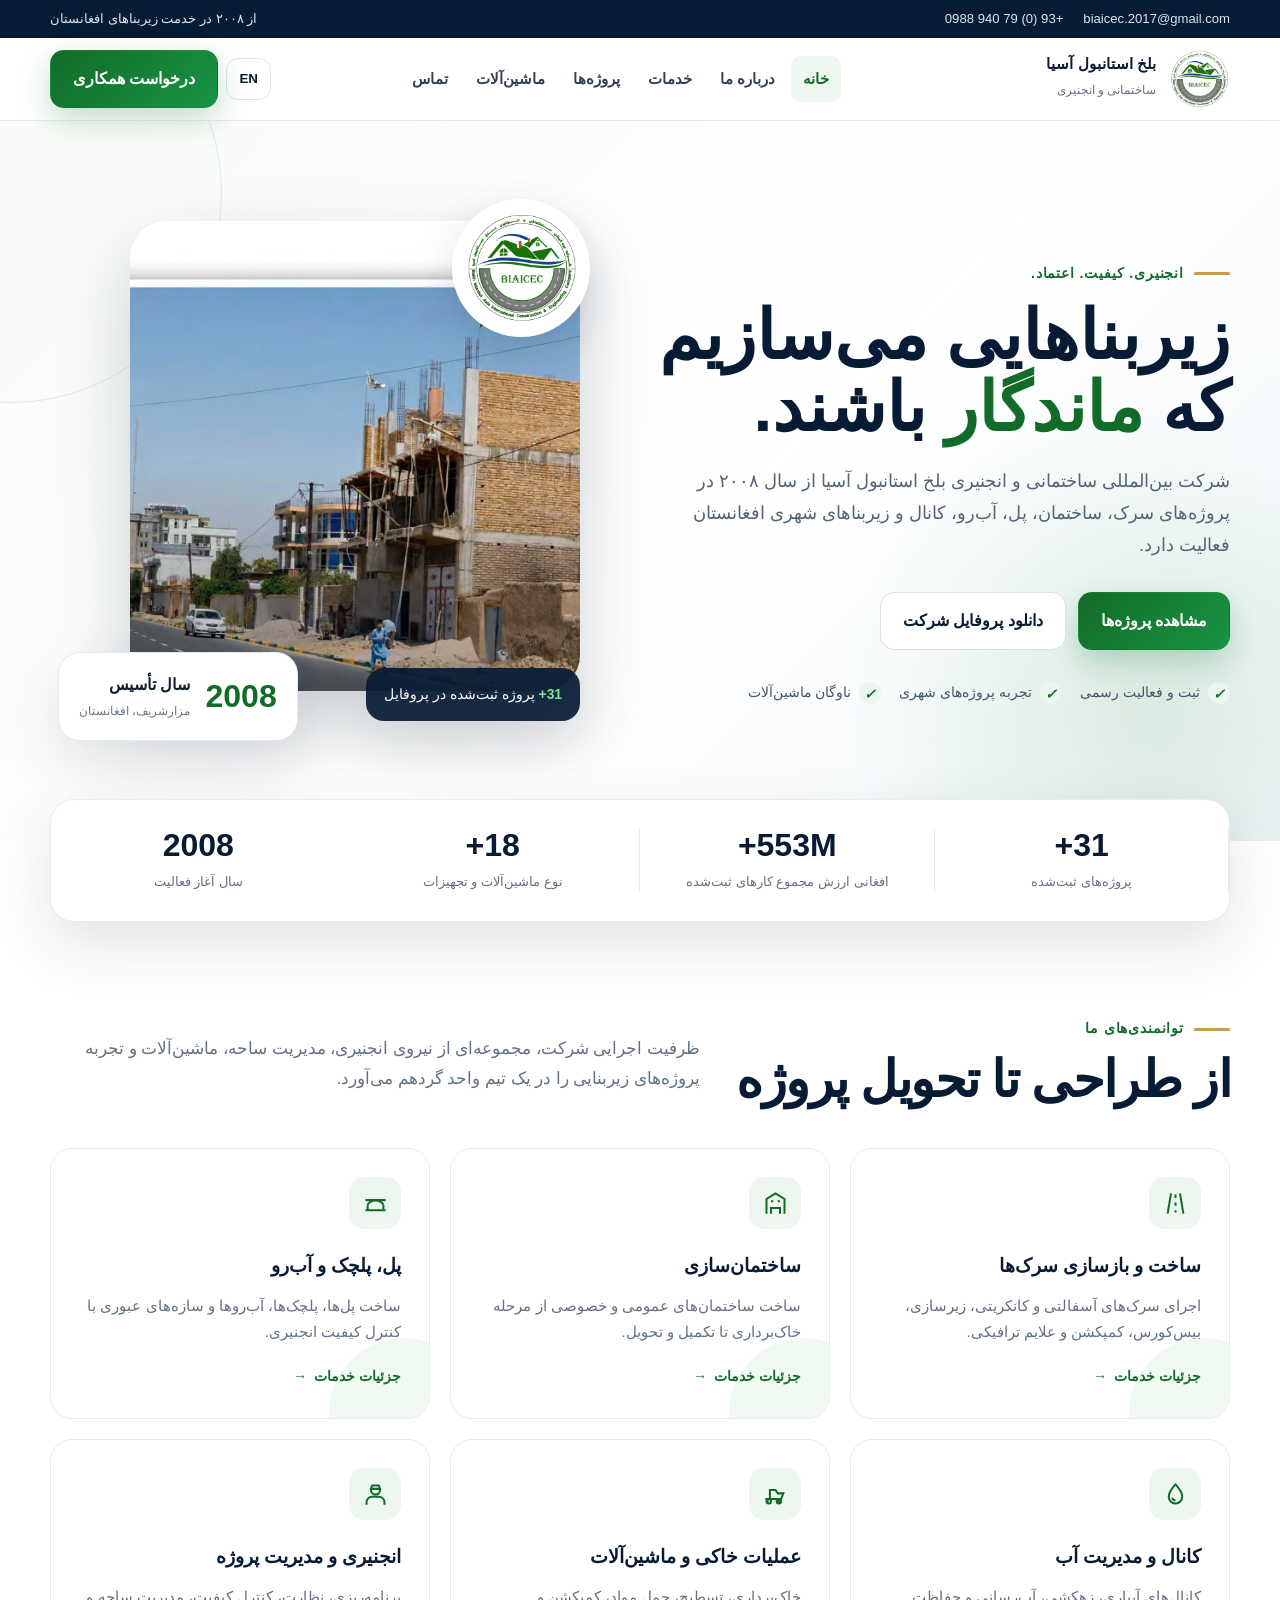
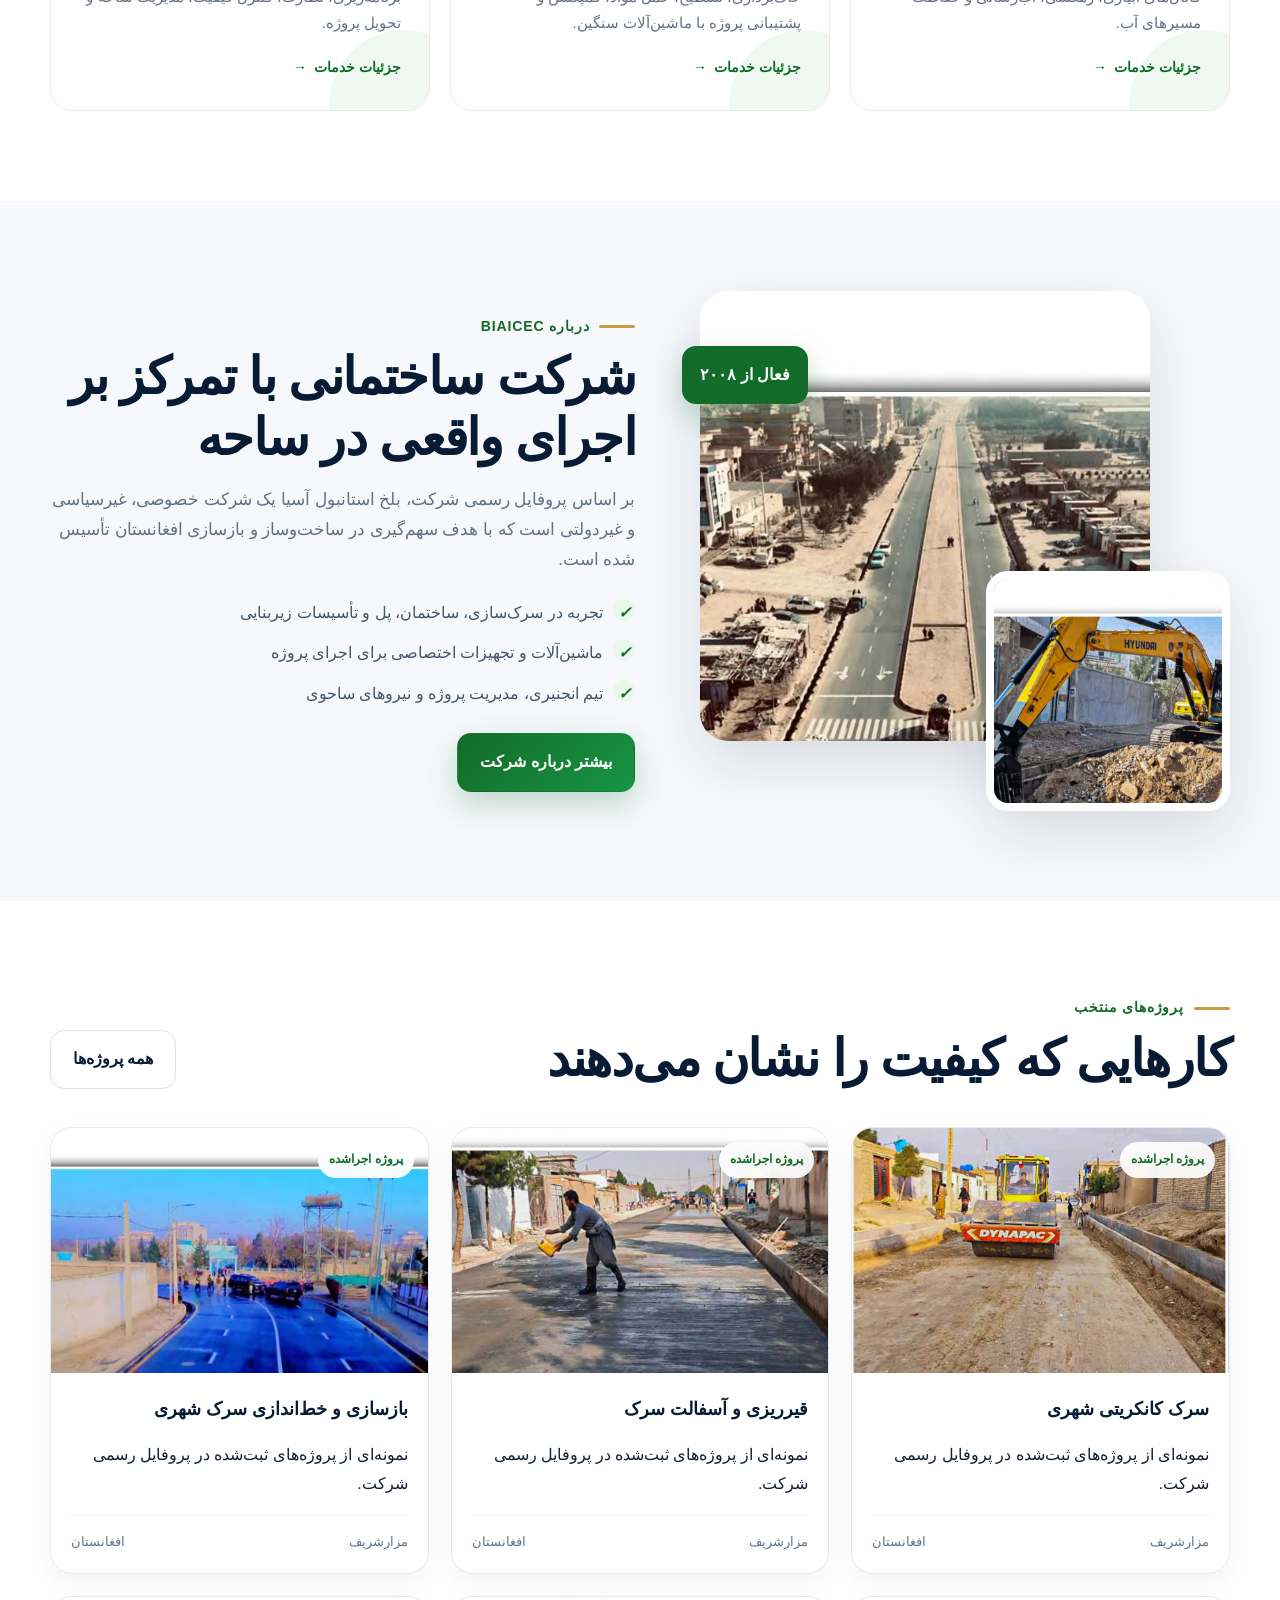
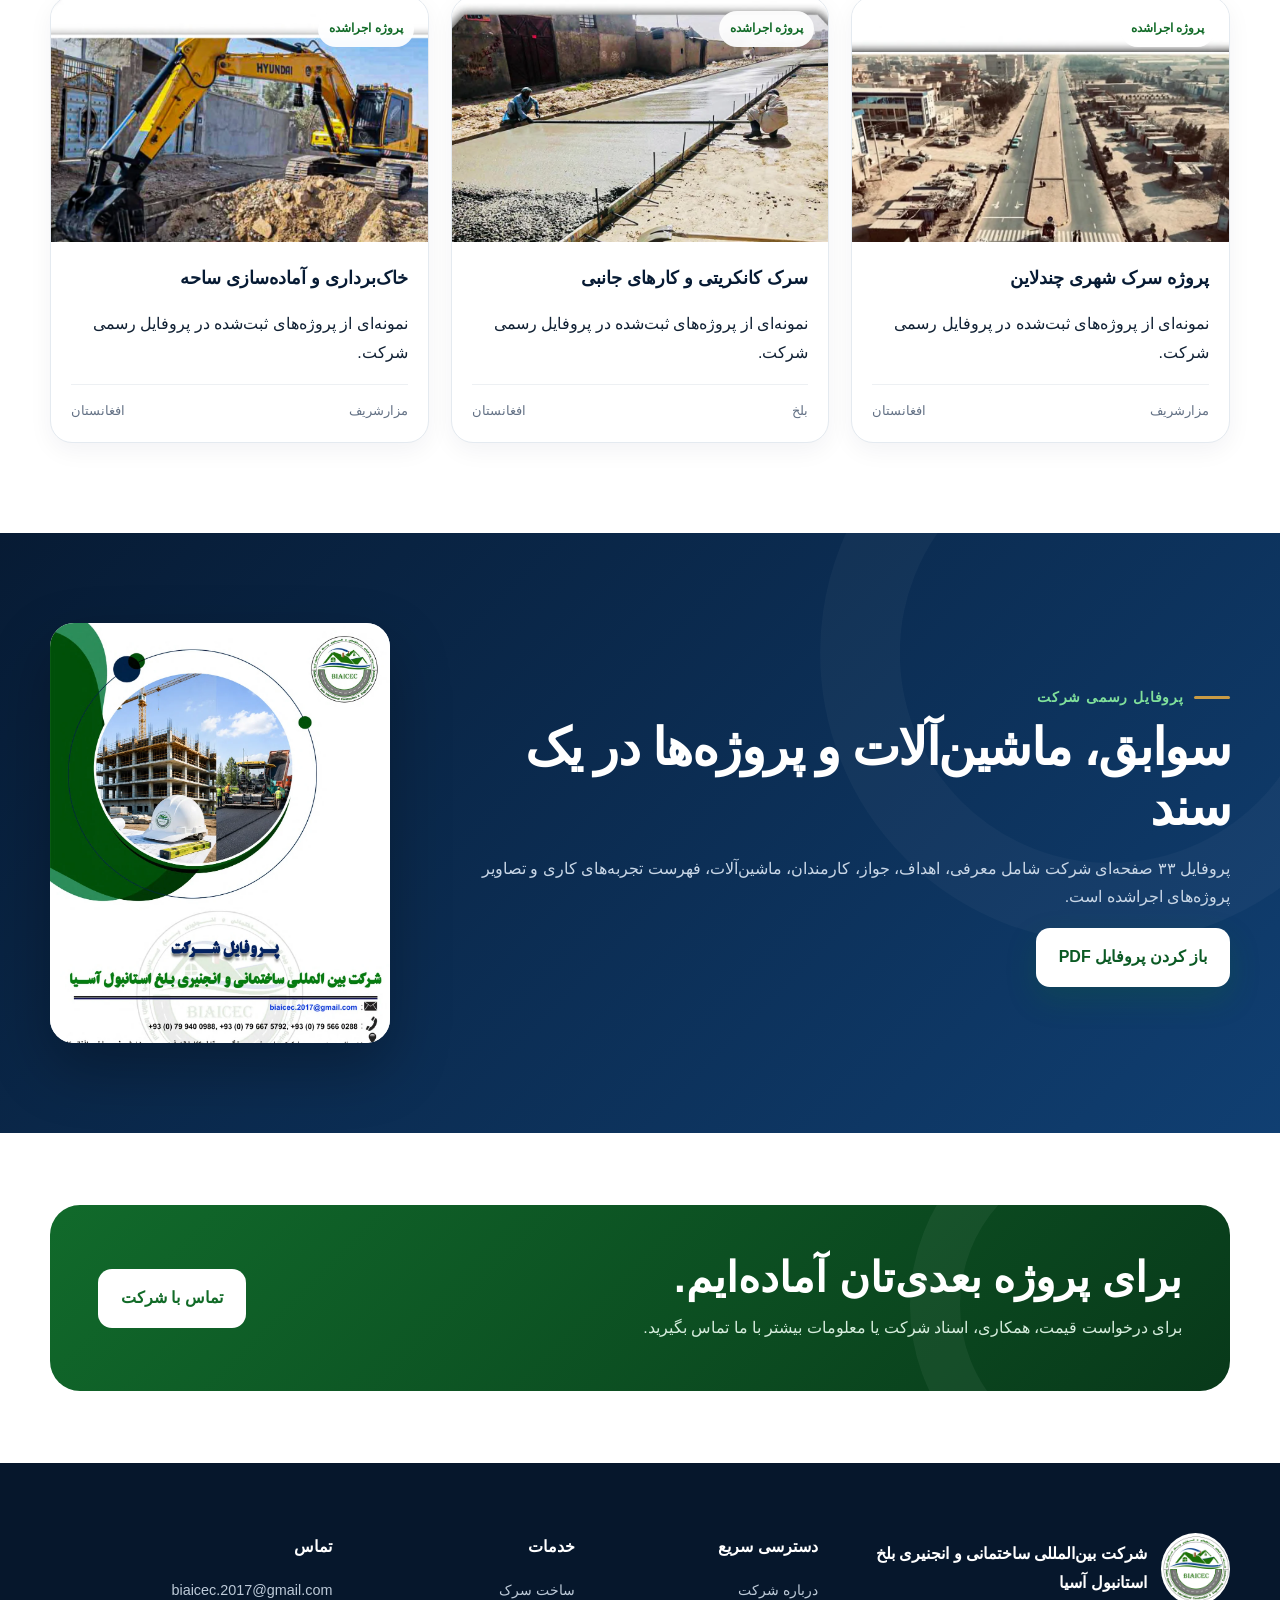
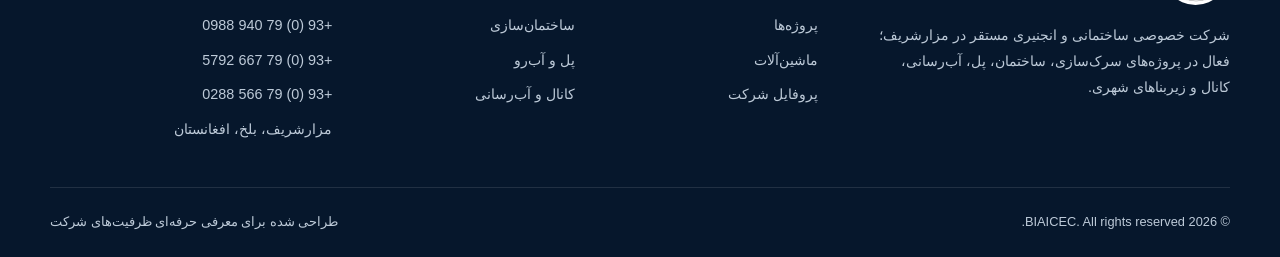
<file: index.html>
<!doctype html><html lang="fa"><head><meta charset="utf-8"><meta name="viewport" content="width=device-width,initial-scale=1"><title>BIAICEC | بلخ استانبول آسیا</title><meta name="description" content="BIAICEC - Construction & Engineering"><meta name="theme-color" content="#0b4d1d"><link rel="icon" href="assets/images/logo.webp"><link rel="stylesheet" href="assets/css/style.css"></head><body dir="rtl"><div class="topbar"><div class="container topbar-inner"><div class="topbar-list"><a href="mailto:biaicec.2017@gmail.com">biaicec.2017@gmail.com</a><a href="tel:+93799400988">+93 (0) 79 940 0988</a></div><div data-fa="از ۲۰۰۸ در خدمت زیربناهای افغانستان" data-en="Building Afghanistan's infrastructure since 2008">از ۲۰۰۸ در خدمت زیربناهای افغانستان</div></div></div>
<header class="site-header"><div class="container navbar"><a class="brand" href="index.html"><img src="assets/images/logo.webp" alt="BIAICEC logo"><div class="brand-text"><strong data-fa="بلخ استانبول آسیا" data-en="Balkh Istanbul Asia">بلخ استانبول آسیا</strong><span data-fa="ساختمانی و انجنیری" data-en="Construction & Engineering">ساختمانی و انجنیری</span></div></a><nav class="nav-links"><a data-nav href="index.html" data-fa="خانه" data-en="Home">خانه</a><a data-nav href="about.html" data-fa="درباره ما" data-en="About">درباره ما</a><a data-nav href="services.html" data-fa="خدمات" data-en="Services">خدمات</a><a data-nav href="projects.html" data-fa="پروژه‌ها" data-en="Projects">پروژه‌ها</a><a data-nav href="equipment.html" data-fa="ماشین‌آلات" data-en="Equipment">ماشین‌آلات</a><a data-nav href="contact.html" data-fa="تماس" data-en="Contact">تماس</a></nav><div class="nav-actions"><button id="langBtn" class="icon-btn desktop-only">EN</button><a class="button button--primary desktop-only" href="contact.html" data-fa="درخواست همکاری" data-en="Work With Us">درخواست همکاری</a><button id="menuBtn" class="icon-btn menu-btn" aria-label="Menu">☰</button></div></div></header>
<div id="mobilePanel" class="mobile-panel"><a href="index.html" data-fa="خانه" data-en="Home">خانه</a><a href="about.html" data-fa="درباره ما" data-en="About">درباره ما</a><a href="services.html" data-fa="خدمات" data-en="Services">خدمات</a><a href="projects.html" data-fa="پروژه‌ها" data-en="Projects">پروژه‌ها</a><a href="equipment.html" data-fa="ماشین‌آلات" data-en="Equipment">ماشین‌آلات</a><a href="contact.html" data-fa="تماس" data-en="Contact">تماس</a><div class="mobile-actions"><button id="mobileLang" class="icon-btn">English</button><a class="button button--primary" href="contact.html" data-fa="درخواست همکاری" data-en="Work With Us">درخواست همکاری</a></div></div><main><section class="hero"><div class="container hero-grid"><div class="hero-copy reveal"><span class="eyebrow" data-fa="انجنیری. کیفیت. اعتماد." data-en="Engineering. Quality. Trust.">انجنیری. کیفیت. اعتماد.</span><h1 data-fa="زیربناهایی می‌سازیم که <em>ماندگار</em> باشند." data-en="We build infrastructure designed to <em>last</em>." data-html="1">زیربناهایی می‌سازیم که <em>ماندگار</em> باشند.</h1><p data-fa="شرکت بین‌المللی ساختمانی و انجنیری بلخ استانبول آسیا از سال ۲۰۰۸ در پروژه‌های سرک، ساختمان، پل، آب‌رو، کانال و زیربناهای شهری افغانستان فعالیت دارد." data-en="Balkh Istanbul Asia International Construction & Engineering Company has delivered road, building, bridge, culvert, canal and urban infrastructure works in Afghanistan since 2008.">شرکت بین‌المللی ساختمانی و انجنیری بلخ استانبول آسیا از سال ۲۰۰۸ در پروژه‌های سرک، ساختمان، پل، آب‌رو، کانال و زیربناهای شهری افغانستان فعالیت دارد.</p><div class="hero-actions"><a class="button button--primary" href="projects.html" data-fa="مشاهده پروژه‌ها" data-en="View Projects">مشاهده پروژه‌ها</a><a class="button button--ghost" href="assets/docs/BIAICEC-Company-Profile-Dari.pdf" target="_blank" data-fa="دانلود پروفایل شرکت" data-en="Download Company Profile">دانلود پروفایل شرکت</a></div><div class="trust-row"><span class="trust-item"><i class="check">✓</i><span data-fa="ثبت و فعالیت رسمی" data-en="Officially registered">ثبت و فعالیت رسمی</span></span><span class="trust-item"><i class="check">✓</i><span data-fa="تجربه پروژه‌های شهری" data-en="Urban infrastructure experience">تجربه پروژه‌های شهری</span></span><span class="trust-item"><i class="check">✓</i><span data-fa="ناوگان ماشین‌آلات" data-en="Heavy-equipment fleet">ناوگان ماشین‌آلات</span></span></div></div><div class="hero-media reveal"><div class="hero-card-main"><img src="assets/images/city-road.webp" alt="BIAICEC road project"></div><div class="hero-logo"><img src="assets/images/logo.webp" alt="BIAICEC"></div><div class="hero-badge"><span class="num">2008</span><div><strong data-fa="سال تأسیس" data-en="Established">سال تأسیس</strong><div style="font-size:.78rem;color:#69798a" data-fa="مزارشریف، افغانستان" data-en="Mazar-e-Sharif, Afghanistan">مزارشریف، افغانستان</div></div></div><div class="hero-float"><strong>31+</strong> <span data-fa="پروژه ثبت‌شده در پروفایل" data-en="projects documented in profile">پروژه ثبت‌شده در پروفایل</span></div></div></div></section>
<section class="stats"><div class="container stats-grid"><div class="stat"><span class="stat-number" data-count="31" data-suffix="+">31+</span><div class="stat-label" data-fa="پروژه‌های ثبت‌شده" data-en="Documented projects">پروژه‌های ثبت‌شده</div></div><div class="stat"><span class="stat-number" data-count="553" data-suffix="M+">553M+</span><div class="stat-label" data-fa="افغانی ارزش مجموع کارهای ثبت‌شده" data-en="AFN documented construction value">افغانی ارزش مجموع کارهای ثبت‌شده</div></div><div class="stat"><span class="stat-number" data-count="18" data-suffix="+">18+</span><div class="stat-label" data-fa="نوع ماشین‌آلات و تجهیزات" data-en="equipment categories">نوع ماشین‌آلات و تجهیزات</div></div><div class="stat"><span class="stat-number">2008</span><div class="stat-label" data-fa="سال آغاز فعالیت" data-en="year established">سال آغاز فعالیت</div></div></div></section>
<section class="section"><div class="container"><div class="section-head reveal"><div><span class="eyebrow" data-fa="توانمندی‌های ما" data-en="Our Capabilities">توانمندی‌های ما</span><h2 class="section-title" data-fa="از طراحی تا تحویل پروژه" data-en="From planning to project handover">از طراحی تا تحویل پروژه</h2></div><p class="section-copy" data-fa="ظرفیت اجرایی شرکت، مجموعه‌ای از نیروی انجنیری، مدیریت ساحه، ماشین‌آلات و تجربه پروژه‌های زیربنایی را در یک تیم واحد گردهم می‌آورد." data-en="Our delivery model combines engineering, site management, equipment capacity and infrastructure experience in one integrated team.">ظرفیت اجرایی شرکت، مجموعه‌ای از نیروی انجنیری، مدیریت ساحه، ماشین‌آلات و تجربه پروژه‌های زیربنایی را در یک تیم واحد گردهم می‌آورد.</p></div><div class="service-grid"><article class="service-card reveal"><div class="service-icon"><svg viewBox="0 0 24 24" fill="none" stroke="currentColor" stroke-width="1.8"><path d="M8 3 5 21M16 3l3 18M12 4v3m0 4v3m0 4v2"/></svg></div><h3 data-fa="ساخت و بازسازی سرک‌ها" data-en="Road Construction & Rehabilitation">ساخت و بازسازی سرک‌ها</h3><p data-fa="اجرای سرک‌های آسفالتی و کانکریتی، زیرسازی، بیس‌کورس، کمپکشن و علایم ترافیکی." data-en="Asphalt and concrete roads, subgrade, base course, compaction and road finishing.">اجرای سرک‌های آسفالتی و کانکریتی، زیرسازی، بیس‌کورس، کمپکشن و علایم ترافیکی.</p><a class="service-link" href="services.html"><span data-fa="جزئیات خدمات" data-en="Explore service">جزئیات خدمات</span> →</a></article><article class="service-card reveal"><div class="service-icon"><svg viewBox="0 0 24 24" fill="none" stroke="currentColor" stroke-width="1.8"><path d="M4 21V8l8-5 8 5v13M8 21v-5h8v5M8 10h2m4 0h2"/></svg></div><h3 data-fa="ساختمان‌سازی" data-en="Building Construction">ساختمان‌سازی</h3><p data-fa="ساخت ساختمان‌های عمومی و خصوصی از مرحله خاک‌برداری تا تکمیل و تحویل." data-en="Public and private building works from excavation through completion and handover.">ساخت ساختمان‌های عمومی و خصوصی از مرحله خاک‌برداری تا تکمیل و تحویل.</p><a class="service-link" href="services.html"><span data-fa="جزئیات خدمات" data-en="Explore service">جزئیات خدمات</span> →</a></article><article class="service-card reveal"><div class="service-icon"><svg viewBox="0 0 24 24" fill="none" stroke="currentColor" stroke-width="1.8"><path d="M3 18h18M5 18v-5m14 5v-5M5 13c3-5 11-5 14 0M3 9h18"/></svg></div><h3 data-fa="پل، پلچک و آب‌رو" data-en="Bridges, Culverts & Crossings">پل، پلچک و آب‌رو</h3><p data-fa="ساخت پل‌ها، پلچک‌ها، آب‌روها و سازه‌های عبوری با کنترل کیفیت انجنیری." data-en="Bridges, culverts and crossings delivered with engineering quality control.">ساخت پل‌ها، پلچک‌ها، آب‌روها و سازه‌های عبوری با کنترل کیفیت انجنیری.</p><a class="service-link" href="services.html"><span data-fa="جزئیات خدمات" data-en="Explore service">جزئیات خدمات</span> →</a></article><article class="service-card reveal"><div class="service-icon"><svg viewBox="0 0 24 24" fill="none" stroke="currentColor" stroke-width="1.8"><path d="M12 3S6 9.4 6 14a6 6 0 0 0 12 0c0-4.6-6-11-6-11Z"/><path d="M9 15c.6 1.5 1.6 2.2 3 2.2"/></svg></div><h3 data-fa="کانال و مدیریت آب" data-en="Canals & Water Infrastructure">کانال و مدیریت آب</h3><p data-fa="کانال‌های آبیاری، زهکشی، آب‌رسانی و حفاظت مسیرهای آب." data-en="Irrigation canals, drainage, water networks and waterway protection.">کانال‌های آبیاری، زهکشی، آب‌رسانی و حفاظت مسیرهای آب.</p><a class="service-link" href="services.html"><span data-fa="جزئیات خدمات" data-en="Explore service">جزئیات خدمات</span> →</a></article><article class="service-card reveal"><div class="service-icon"><svg viewBox="0 0 24 24" fill="none" stroke="currentColor" stroke-width="1.8"><path d="M3 16h14l2-5h-5l-2-3H7v8M5 16v3m10-3v3M6 20a2 2 0 1 0 0-4 2 2 0 0 0 0 4Zm9 0a2 2 0 1 0 0-4 2 2 0 0 0 0 4Z"/></svg></div><h3 data-fa="عملیات خاکی و ماشین‌آلات" data-en="Earthworks & Heavy Equipment">عملیات خاکی و ماشین‌آلات</h3><p data-fa="خاک‌برداری، تسطیح، حمل مواد، کمپکشن و پشتیبانی پروژه با ماشین‌آلات سنگین." data-en="Excavation, grading, hauling, compaction and heavy-equipment project support.">خاک‌برداری، تسطیح، حمل مواد، کمپکشن و پشتیبانی پروژه با ماشین‌آلات سنگین.</p><a class="service-link" href="services.html"><span data-fa="جزئیات خدمات" data-en="Explore service">جزئیات خدمات</span> →</a></article><article class="service-card reveal"><div class="service-icon"><svg viewBox="0 0 24 24" fill="none" stroke="currentColor" stroke-width="1.8"><path d="M4 21v-2a5 5 0 0 1 5-5h6a5 5 0 0 1 5 5v2M8 8a4 4 0 1 0 8 0M7 7h10M9 4h6l1 3H8l1-3Z"/></svg></div><h3 data-fa="انجنیری و مدیریت پروژه" data-en="Engineering & Project Management">انجنیری و مدیریت پروژه</h3><p data-fa="برنامه‌ریزی، نظارت، کنترل کیفیت، مدیریت ساحه و تحویل پروژه." data-en="Planning, supervision, quality control, site management and project handover.">برنامه‌ریزی، نظارت، کنترل کیفیت، مدیریت ساحه و تحویل پروژه.</p><a class="service-link" href="services.html"><span data-fa="جزئیات خدمات" data-en="Explore service">جزئیات خدمات</span> →</a></article></div></div></section>
<section class="section section--soft"><div class="container about-split"><div class="image-stack reveal"><div class="img-a"><img src="assets/images/aerial-road.webp" alt="BIAICEC road infrastructure"></div><div class="img-b"><img src="assets/images/excavation.webp" alt="BIAICEC excavation"></div><div class="est" data-fa="فعال از ۲۰۰۸" data-en="Active since 2008">فعال از ۲۰۰۸</div></div><div class="reveal"><span class="eyebrow" data-fa="درباره BIAICEC" data-en="About BIAICEC">درباره BIAICEC</span><h2 class="section-title" data-fa="شرکت ساختمانی با تمرکز بر اجرای واقعی در ساحه" data-en="A construction company focused on real site delivery">شرکت ساختمانی با تمرکز بر اجرای واقعی در ساحه</h2><p class="section-copy" data-fa="بر اساس پروفایل رسمی شرکت، بلخ استانبول آسیا یک شرکت خصوصی، غیرسیاسی و غیردولتی است که با هدف سهم‌گیری در ساخت‌وساز و بازسازی افغانستان تأسیس شده است." data-en="According to its official profile, Balkh Istanbul Asia is a private, non-political and non-governmental company established to contribute to construction and reconstruction in Afghanistan.">بر اساس پروفایل رسمی شرکت، بلخ استانبول آسیا یک شرکت خصوصی، غیرسیاسی و غیردولتی است که با هدف سهم‌گیری در ساخت‌وساز و بازسازی افغانستان تأسیس شده است.</p><div class="about-list"><div><i class="check">✓</i><span data-fa="تجربه در سرک‌سازی، ساختمان، پل و تأسیسات زیربنایی" data-en="Experience across roads, buildings, bridges and infrastructure">تجربه در سرک‌سازی، ساختمان، پل و تأسیسات زیربنایی</span></div><div><i class="check">✓</i><span data-fa="ماشین‌آلات و تجهیزات اختصاصی برای اجرای پروژه" data-en="Dedicated machinery and equipment for project delivery">ماشین‌آلات و تجهیزات اختصاصی برای اجرای پروژه</span></div><div><i class="check">✓</i><span data-fa="تیم انجنیری، مدیریت پروژه و نیروهای ساحوی" data-en="Engineering, project management and field teams">تیم انجنیری، مدیریت پروژه و نیروهای ساحوی</span></div></div><a class="button button--primary" href="about.html" data-fa="بیشتر درباره شرکت" data-en="More About Us">بیشتر درباره شرکت</a></div></div></section>
<section class="section"><div class="container"><div class="section-head reveal"><div><span class="eyebrow" data-fa="پروژه‌های منتخب" data-en="Selected Projects">پروژه‌های منتخب</span><h2 class="section-title" data-fa="کارهایی که کیفیت را نشان می‌دهند" data-en="Work that demonstrates delivery">کارهایی که کیفیت را نشان می‌دهند</h2></div><a class="button button--ghost" href="projects.html" data-fa="همه پروژه‌ها" data-en="All Projects">همه پروژه‌ها</a></div><div class="projects-grid"><article class="project-card reveal" data-category="road"><div class="project-media"><img src="assets/images/road-compaction.webp" alt="Urban Concrete Road" loading="lazy"><span class="project-tag" data-fa="پروژه اجراشده" data-en="Delivered Project">پروژه اجراشده</span></div><div class="project-body"><h3 data-fa="سرک کانکریتی شهری" data-en="Urban Concrete Road">سرک کانکریتی شهری</h3><p data-fa="نمونه‌ای از پروژه‌های ثبت‌شده در پروفایل رسمی شرکت." data-en="A selected project documented in the company's official profile.">نمونه‌ای از پروژه‌های ثبت‌شده در پروفایل رسمی شرکت.</p><div class="project-meta"><span data-fa="مزارشریف" data-en="Mazar-e-Sharif">مزارشریف</span><span data-fa="افغانستان" data-en="Afghanistan">افغانستان</span></div></div></article><article class="project-card reveal" data-category="road"><div class="project-media"><img src="assets/images/road-asphalt.webp" alt="Asphalt Road Works" loading="lazy"><span class="project-tag" data-fa="پروژه اجراشده" data-en="Delivered Project">پروژه اجراشده</span></div><div class="project-body"><h3 data-fa="قیرریزی و آسفالت سرک" data-en="Asphalt Road Works">قیرریزی و آسفالت سرک</h3><p data-fa="نمونه‌ای از پروژه‌های ثبت‌شده در پروفایل رسمی شرکت." data-en="A selected project documented in the company's official profile.">نمونه‌ای از پروژه‌های ثبت‌شده در پروفایل رسمی شرکت.</p><div class="project-meta"><span data-fa="مزارشریف" data-en="Mazar-e-Sharif">مزارشریف</span><span data-fa="افغانستان" data-en="Afghanistan">افغانستان</span></div></div></article><article class="project-card reveal" data-category="road"><div class="project-media"><img src="assets/images/peace-road.webp" alt="Urban Road Rehabilitation" loading="lazy"><span class="project-tag" data-fa="پروژه اجراشده" data-en="Delivered Project">پروژه اجراشده</span></div><div class="project-body"><h3 data-fa="بازسازی و خط‌اندازی سرک شهری" data-en="Urban Road Rehabilitation">بازسازی و خط‌اندازی سرک شهری</h3><p data-fa="نمونه‌ای از پروژه‌های ثبت‌شده در پروفایل رسمی شرکت." data-en="A selected project documented in the company's official profile.">نمونه‌ای از پروژه‌های ثبت‌شده در پروفایل رسمی شرکت.</p><div class="project-meta"><span data-fa="مزارشریف" data-en="Mazar-e-Sharif">مزارشریف</span><span data-fa="افغانستان" data-en="Afghanistan">افغانستان</span></div></div></article><article class="project-card reveal" data-category="road"><div class="project-media"><img src="assets/images/aerial-road.webp" alt="Multi-lane Urban Road" loading="lazy"><span class="project-tag" data-fa="پروژه اجراشده" data-en="Delivered Project">پروژه اجراشده</span></div><div class="project-body"><h3 data-fa="پروژه سرک شهری چندلاین" data-en="Multi-lane Urban Road">پروژه سرک شهری چندلاین</h3><p data-fa="نمونه‌ای از پروژه‌های ثبت‌شده در پروفایل رسمی شرکت." data-en="A selected project documented in the company's official profile.">نمونه‌ای از پروژه‌های ثبت‌شده در پروفایل رسمی شرکت.</p><div class="project-meta"><span data-fa="مزارشریف" data-en="Mazar-e-Sharif">مزارشریف</span><span data-fa="افغانستان" data-en="Afghanistan">افغانستان</span></div></div></article><article class="project-card reveal" data-category="civil"><div class="project-media"><img src="assets/images/concrete-road.webp" alt="Concrete Road & Civil Works" loading="lazy"><span class="project-tag" data-fa="پروژه اجراشده" data-en="Delivered Project">پروژه اجراشده</span></div><div class="project-body"><h3 data-fa="سرک کانکریتی و کارهای جانبی" data-en="Concrete Road & Civil Works">سرک کانکریتی و کارهای جانبی</h3><p data-fa="نمونه‌ای از پروژه‌های ثبت‌شده در پروفایل رسمی شرکت." data-en="A selected project documented in the company's official profile.">نمونه‌ای از پروژه‌های ثبت‌شده در پروفایل رسمی شرکت.</p><div class="project-meta"><span data-fa="بلخ" data-en="Balkh">بلخ</span><span data-fa="افغانستان" data-en="Afghanistan">افغانستان</span></div></div></article><article class="project-card reveal" data-category="civil"><div class="project-media"><img src="assets/images/excavation.webp" alt="Excavation & Site Preparation" loading="lazy"><span class="project-tag" data-fa="پروژه اجراشده" data-en="Delivered Project">پروژه اجراشده</span></div><div class="project-body"><h3 data-fa="خاک‌برداری و آماده‌سازی ساحه" data-en="Excavation & Site Preparation">خاک‌برداری و آماده‌سازی ساحه</h3><p data-fa="نمونه‌ای از پروژه‌های ثبت‌شده در پروفایل رسمی شرکت." data-en="A selected project documented in the company's official profile.">نمونه‌ای از پروژه‌های ثبت‌شده در پروفایل رسمی شرکت.</p><div class="project-meta"><span data-fa="مزارشریف" data-en="Mazar-e-Sharif">مزارشریف</span><span data-fa="افغانستان" data-en="Afghanistan">افغانستان</span></div></div></article></div></div></section>
<section class="section profile-strip"><div class="container profile-grid"><div class="reveal"><span class="eyebrow" style="color:#80e09b" data-fa="پروفایل رسمی شرکت" data-en="Official Company Profile">پروفایل رسمی شرکت</span><h2 class="section-title" data-fa="سوابق، ماشین‌آلات و پروژه‌ها در یک سند" data-en="Experience, equipment and projects in one document">سوابق، ماشین‌آلات و پروژه‌ها در یک سند</h2><p data-fa="پروفایل ۳۳ صفحه‌ای شرکت شامل معرفی، اهداف، جواز، کارمندان، ماشین‌آلات، فهرست تجربه‌های کاری و تصاویر پروژه‌های اجراشده است." data-en="The 33-page company profile includes the company introduction, objectives, license, personnel, machinery, work experience and photographs of delivered projects.">پروفایل ۳۳ صفحه‌ای شرکت شامل معرفی، اهداف، جواز، کارمندان، ماشین‌آلات، فهرست تجربه‌های کاری و تصاویر پروژه‌های اجراشده است.</p><a class="button button--primary" style="background:#fff;color:#0b5a24" href="assets/docs/BIAICEC-Company-Profile-Dari.pdf" target="_blank" data-fa="باز کردن پروفایل PDF" data-en="Open PDF Profile">باز کردن پروفایل PDF</a></div><div class="profile-cover reveal"><img src="assets/images/profile-cover.webp" alt="BIAICEC company profile cover"></div></div></section>
<section class="cta"><div class="container"><div class="cta-box reveal"><div><h2 data-fa="برای پروژه بعدی‌تان آماده‌ایم." data-en="Ready for your next project.">برای پروژه بعدی‌تان آماده‌ایم.</h2><p data-fa="برای درخواست قیمت، همکاری، اسناد شرکت یا معلومات بیشتر با ما تماس بگیرید." data-en="Contact us for quotations, partnership, company documents or more information.">برای درخواست قیمت، همکاری، اسناد شرکت یا معلومات بیشتر با ما تماس بگیرید.</p></div><a class="button" href="contact.html" data-fa="تماس با شرکت" data-en="Contact Company">تماس با شرکت</a></div></div></section></main><footer class="site-footer"><div class="container"><div class="footer-grid"><div><div class="footer-brand"><img src="assets/images/logo.webp" alt="BIAICEC"><div><strong style="color:#fff" data-fa="شرکت بین‌المللی ساختمانی و انجنیری بلخ استانبول آسیا" data-en="Balkh Istanbul Asia International Construction & Engineering Company">شرکت بین‌المللی ساختمانی و انجنیری بلخ استانبول آسیا</strong></div></div><p class="footer-about" data-fa="شرکت خصوصی ساختمانی و انجنیری مستقر در مزارشریف؛ فعال در پروژه‌های سرک‌سازی، ساختمان، پل، آب‌رسانی، کانال و زیربناهای شهری." data-en="A private construction and engineering company based in Mazar-e-Sharif, delivering roads, buildings, bridges, water, canal and urban infrastructure works.">شرکت خصوصی ساختمانی و انجنیری مستقر در مزارشریف؛ فعال در پروژه‌های سرک‌سازی، ساختمان، پل، آب‌رسانی، کانال و زیربناهای شهری.</p></div><div><h4 data-fa="دسترسی سریع" data-en="Quick Links">دسترسی سریع</h4><div class="footer-links"><a href="about.html" data-fa="درباره شرکت" data-en="About Company">درباره شرکت</a><a href="projects.html" data-fa="پروژه‌ها" data-en="Projects">پروژه‌ها</a><a href="equipment.html" data-fa="ماشین‌آلات" data-en="Equipment">ماشین‌آلات</a><a href="assets/docs/BIAICEC-Company-Profile-Dari.pdf" target="_blank" data-fa="پروفایل شرکت" data-en="Company Profile">پروفایل شرکت</a></div></div><div><h4 data-fa="خدمات" data-en="Services">خدمات</h4><div class="footer-links"><a href="services.html" data-fa="ساخت سرک" data-en="Road Construction">ساخت سرک</a><a href="services.html" data-fa="ساختمان‌سازی" data-en="Building Works">ساختمان‌سازی</a><a href="services.html" data-fa="پل و آب‌رو" data-en="Bridges & Culverts">پل و آب‌رو</a><a href="services.html" data-fa="کانال و آب‌رسانی" data-en="Canals & Water Works">کانال و آب‌رسانی</a></div></div><div><h4 data-fa="تماس" data-en="Contact">تماس</h4><div class="footer-links"><a href="mailto:biaicec.2017@gmail.com">biaicec.2017@gmail.com</a><a href="tel:+93799400988">+93 (0) 79 940 0988</a><a href="tel:+93796675792">+93 (0) 79 667 5792</a><a href="tel:+93795660288">+93 (0) 79 566 0288</a><span data-fa="مزارشریف، بلخ، افغانستان" data-en="Mazar-e-Sharif, Balkh, Afghanistan">مزارشریف، بلخ، افغانستان</span></div></div></div><div class="footer-bottom"><span>© 2026 BIAICEC. All rights reserved.</span><span data-fa="طراحی شده برای معرفی حرفه‌ای ظرفیت‌های شرکت" data-en="Built to present the company's capabilities professionally">طراحی شده برای معرفی حرفه‌ای ظرفیت‌های شرکت</span></div></div></footer><button id="backtop" class="backtop" aria-label="Back to top">↑</button><div id="toast" class="toast"></div><script src="assets/js/site.js"></script></body></html>
</file>
<file: assets/css/style.css>
/* BIAICEC Premium Corporate Website */
:root{--green:#126b28;--green2:#0b4d1d;--navy:#071b34;--navy2:#0c2c53;--gold:#c99b45;--ink:#102033;--muted:#637185;--line:#e5eaf0;--bg:#f6f8fb;--white:#fff;--shadow:0 22px 60px rgba(7,27,52,.12);--radius:26px;--container:min(1180px,calc(100% - 40px));}
*{box-sizing:border-box}html{scroll-behavior:smooth}body{margin:0;font-family:Tahoma,"Segoe UI",Arial,sans-serif;background:#fff;color:var(--ink);line-height:1.8;overflow-x:hidden}body[dir=rtl]{letter-spacing:0}a{text-decoration:none;color:inherit}img{max-width:100%;display:block}.container{width:var(--container);margin-inline:auto}.eyebrow{display:inline-flex;align-items:center;gap:10px;color:var(--green);font-weight:800;font-size:.88rem;letter-spacing:.06em;text-transform:uppercase}.eyebrow:before{content:"";width:36px;height:3px;background:var(--gold);border-radius:3px}.section{padding:90px 0}.section--soft{background:var(--bg)}.section-head{display:flex;justify-content:space-between;gap:30px;align-items:end;margin-bottom:38px}.section-title{margin:8px 0 0;font-size:clamp(2rem,4vw,3.25rem);line-height:1.18;color:var(--navy);letter-spacing:-.03em}.section-copy{max-width:650px;color:var(--muted);font-size:1.04rem}.button{display:inline-flex;align-items:center;justify-content:center;gap:10px;padding:14px 22px;border-radius:14px;border:1px solid transparent;font-weight:800;cursor:pointer;transition:.25s ease}.button svg{width:18px;height:18px}.button--primary{background:linear-gradient(135deg,var(--green),#189444);color:#fff;box-shadow:0 12px 30px rgba(18,107,40,.24)}.button--primary:hover{transform:translateY(-2px);box-shadow:0 16px 36px rgba(18,107,40,.30)}.button--ghost{border-color:#d8e0e8;background:#fff;color:var(--navy)}.button--ghost:hover{border-color:var(--green);color:var(--green)}
.topbar{background:var(--navy);color:#dbe6f2;font-size:.82rem}.topbar-inner{min-height:38px;display:flex;justify-content:space-between;align-items:center;gap:18px}.topbar-list{display:flex;align-items:center;gap:20px;flex-wrap:wrap}.topbar a:hover{color:#fff}.site-header{position:sticky;top:0;z-index:1000;background:rgba(255,255,255,.92);backdrop-filter:blur(16px);border-bottom:1px solid rgba(220,227,235,.72)}.navbar{height:82px;display:flex;align-items:center;justify-content:space-between;gap:30px}.brand{display:flex;align-items:center;gap:12px;min-width:260px}.brand img{width:62px;height:62px;object-fit:contain;border-radius:50%;background:#fff}.brand-text strong{display:block;color:var(--navy);font-size:.96rem;line-height:1.35}.brand-text span{font-size:.72rem;color:var(--muted)}.nav-links{display:flex;align-items:center;gap:4px}.nav-links a{padding:10px 12px;border-radius:10px;font-size:.91rem;font-weight:800;color:#314155;transition:.2s}.nav-links a:hover,.nav-links a.active{background:#edf7ef;color:var(--green)}.nav-actions{display:flex;align-items:center;gap:8px}.icon-btn{height:42px;min-width:42px;border:1px solid #dfe5eb;background:#fff;border-radius:12px;color:var(--navy);font-weight:900;cursor:pointer;padding:0 12px}.menu-btn{display:none}.mobile-panel{display:none}
.hero{position:relative;min-height:720px;display:flex;align-items:center;overflow:hidden;background:linear-gradient(135deg,#f8fbf8 0%,#fff 56%,#f2f7fb 100%)}.hero:before{content:"";position:absolute;width:620px;height:620px;border-radius:50%;background:radial-gradient(circle,rgba(28,139,57,.13),rgba(28,139,57,0) 70%);inset:auto -180px -180px auto}.hero:after{content:"";position:absolute;width:420px;height:420px;border-radius:50%;border:1px solid rgba(7,43,83,.10);left:-200px;top:-140px}.hero-grid{display:grid;grid-template-columns:1.05fr .95fr;gap:64px;align-items:center;position:relative;z-index:2}.hero h1{font-size:clamp(2.6rem,5.3vw,5.2rem);line-height:1.05;letter-spacing:-.055em;margin:14px 0 22px;color:var(--navy)}body[dir=rtl] .hero h1{letter-spacing:0}.hero h1 em{font-style:normal;color:var(--green)}.hero p{color:#536477;font-size:1.12rem;max-width:670px}.hero-actions{display:flex;gap:12px;flex-wrap:wrap;margin-top:30px}.trust-row{display:flex;gap:18px;flex-wrap:wrap;margin-top:30px;color:#445469;font-size:.88rem}.trust-item{display:flex;align-items:center;gap:8px}.check{width:22px;height:22px;border-radius:50%;display:grid;place-items:center;background:#e9f7ed;color:var(--green);font-weight:900}.hero-media{position:relative;min-height:520px}.hero-card-main{position:absolute;inset:0 0 50px 80px;border-radius:36px;overflow:hidden;box-shadow:0 30px 75px rgba(7,27,52,.20);background:#ddd}.hero-card-main img{width:100%;height:100%;object-fit:cover}.hero-card-main:after{content:"";position:absolute;inset:0;background:linear-gradient(0deg,rgba(4,20,38,.34),transparent 48%)}.hero-badge{position:absolute;left:8px;bottom:0;background:#fff;border:1px solid #e5eaf0;border-radius:22px;padding:18px 20px;box-shadow:var(--shadow);display:flex;align-items:center;gap:15px;max-width:265px}.hero-badge .num{font-size:2rem;font-weight:900;color:var(--green);line-height:1}.hero-logo{position:absolute;right:-10px;top:-22px;width:138px;height:138px;border-radius:50%;background:#fff;padding:10px;box-shadow:0 18px 40px rgba(7,27,52,.15);z-index:4}.hero-logo img{width:100%;height:100%;object-fit:contain;border-radius:50%}.hero-float{position:absolute;right:0;bottom:20px;background:rgba(7,27,52,.92);color:#fff;border-radius:18px;padding:14px 18px;box-shadow:var(--shadow);font-size:.87rem;z-index:5}.hero-float strong{color:#7ce298}
.stats{margin-top:-42px;position:relative;z-index:6}.stats-grid{display:grid;grid-template-columns:repeat(4,1fr);background:#fff;border:1px solid #e7edf2;border-radius:24px;box-shadow:var(--shadow);overflow:hidden}.stat{padding:26px 30px;text-align:center;position:relative}.stat:not(:last-child):after{content:"";position:absolute;right:0;top:24%;height:52%;width:1px;background:#e4e9ee}.stat-number{display:block;font-size:2rem;font-weight:900;color:var(--navy);line-height:1.2}.stat-label{color:var(--muted);font-size:.84rem;margin-top:6px}.service-grid{display:grid;grid-template-columns:repeat(3,1fr);gap:20px}.service-card{position:relative;padding:28px;border:1px solid #e7ebf0;border-radius:22px;background:#fff;transition:.3s;overflow:hidden}.service-card:before{content:"";position:absolute;inset:auto -50px -70px auto;width:150px;height:150px;border-radius:50%;background:#f0f8f2;transition:.3s}.service-card:hover{transform:translateY(-6px);box-shadow:0 22px 45px rgba(7,27,52,.09);border-color:#d9e6dc}.service-card:hover:before{transform:scale(1.25)}.service-icon{width:52px;height:52px;border-radius:15px;background:#edf7ef;color:var(--green);display:grid;place-items:center;margin-bottom:20px;position:relative}.service-icon svg{width:27px;height:27px}.service-card h3{margin:0 0 10px;color:var(--navy);font-size:1.16rem}.service-card p{margin:0;color:var(--muted);font-size:.92rem;position:relative}.service-link{display:inline-flex;gap:7px;align-items:center;margin-top:18px;color:var(--green);font-weight:800;font-size:.88rem;position:relative}
.about-split{display:grid;grid-template-columns:.95fr 1.05fr;gap:65px;align-items:center}.image-stack{position:relative;min-height:520px}.image-stack .img-a{position:absolute;inset:0 80px 70px 0;border-radius:28px;overflow:hidden;box-shadow:var(--shadow)}.image-stack .img-a img{width:100%;height:100%;object-fit:cover}.image-stack .img-b{position:absolute;width:46%;height:46%;right:0;bottom:0;border-radius:22px;overflow:hidden;border:8px solid #fff;box-shadow:var(--shadow)}.image-stack .img-b img{width:100%;height:100%;object-fit:cover}.image-stack .est{position:absolute;left:-18px;top:55px;background:var(--green);color:#fff;padding:15px 18px;border-radius:14px;box-shadow:0 12px 28px rgba(18,107,40,.25);font-weight:900}.about-list{display:grid;gap:12px;margin:24px 0}.about-list div{display:flex;gap:10px;align-items:flex-start;color:#45566a}.about-list b{color:var(--navy)}
.projects-grid{display:grid;grid-template-columns:repeat(3,1fr);gap:22px}.project-card{background:#fff;border:1px solid #e4eaf0;border-radius:22px;overflow:hidden;transition:.3s;box-shadow:0 8px 25px rgba(7,27,52,.05)}.project-card:hover{transform:translateY(-6px);box-shadow:0 22px 44px rgba(7,27,52,.13)}.project-media{height:245px;overflow:hidden;position:relative}.project-media img{width:100%;height:100%;object-fit:cover;transition:.55s}.project-card:hover .project-media img{transform:scale(1.055)}.project-tag{position:absolute;top:14px;left:14px;background:rgba(255,255,255,.92);backdrop-filter:blur(8px);padding:7px 11px;border-radius:999px;font-size:.75rem;font-weight:900;color:var(--green)}body[dir=rtl] .project-tag{left:auto;right:14px}.project-body{padding:20px}.project-body h3{margin:0 0 7px;color:var(--navy);font-size:1.12rem}.project-meta{display:flex;justify-content:space-between;gap:10px;color:var(--muted);font-size:.81rem;margin-top:14px;padding-top:14px;border-top:1px solid #edf0f3}.filter-bar{display:flex;gap:8px;flex-wrap:wrap;margin:0 0 28px}.filter-btn{border:1px solid #dee5ec;background:#fff;color:#566579;padding:9px 14px;border-radius:999px;font-weight:800;cursor:pointer}.filter-btn.active,.filter-btn:hover{background:var(--green);color:#fff;border-color:var(--green)}
.profile-strip{background:linear-gradient(135deg,var(--navy),#103f72);color:#fff;position:relative;overflow:hidden}.profile-strip:after{content:"";position:absolute;width:420px;height:420px;border:80px solid rgba(255,255,255,.03);border-radius:50%;right:-120px;top:-170px}.profile-grid{display:grid;grid-template-columns:1fr 340px;align-items:center;gap:60px;position:relative;z-index:2}.profile-strip .section-title{color:#fff}.profile-strip p{color:#c9d7e7}.profile-cover{height:420px;overflow:hidden;border-radius:24px;box-shadow:0 25px 60px rgba(0,0,0,.28);transform:rotate(2deg);background:#fff}.profile-cover img{width:100%;height:100%;object-fit:cover;object-position:top}.equipment-grid{display:grid;grid-template-columns:repeat(4,1fr);gap:14px}.equip-card{border-radius:18px;padding:20px;background:#fff;border:1px solid #e5eaf0}.equip-card strong{display:block;color:var(--navy);font-size:1rem}.equip-count{font-size:1.7rem;font-weight:900;color:var(--green);line-height:1;margin-bottom:8px}.cta{padding:72px 0}.cta-box{background:linear-gradient(135deg,#116a2b,#08391a);border-radius:30px;padding:48px;color:#fff;display:flex;align-items:center;justify-content:space-between;gap:30px;position:relative;overflow:hidden}.cta-box:before{content:"";position:absolute;width:300px;height:300px;border:50px solid rgba(255,255,255,.05);border-radius:50%;right:-80px;top:-100px}.cta-box h2{font-size:clamp(1.8rem,3.3vw,3rem);margin:0 0 10px;line-height:1.2}.cta-box p{margin:0;color:#d6eddd}.cta-box .button{position:relative;z-index:2;background:#fff;color:var(--green);white-space:nowrap}
.page-hero{position:relative;padding:88px 0 78px;background:linear-gradient(135deg,var(--navy),#0d3a68);color:#fff;overflow:hidden}.page-hero:after{content:"";position:absolute;inset:0;background:linear-gradient(90deg,rgba(7,27,52,.94),rgba(7,27,52,.64)),var(--page-bg) center/cover no-repeat;opacity:.46}.page-hero .container{position:relative;z-index:2}.page-hero h1{font-size:clamp(2.5rem,5vw,4.5rem);line-height:1.05;margin:8px 0 12px}.page-hero p{max-width:680px;color:#d7e4f1;margin:0}.breadcrumb{display:flex;gap:8px;align-items:center;font-size:.85rem;color:#c0d2e4}.breadcrumb a{color:#fff}.content-card{background:#fff;border:1px solid #e5eaf0;border-radius:24px;padding:30px;box-shadow:0 12px 32px rgba(7,27,52,.05)}.values-grid{display:grid;grid-template-columns:repeat(3,1fr);gap:18px}.value-card{padding:28px;border-radius:22px;background:#fff;border:1px solid #e4eaf0}.value-card .n{font-size:2.4rem;font-weight:900;color:#e2eee5;line-height:1}.value-card h3{color:var(--navy);margin:10px 0}.timeline{position:relative;padding-inline-start:28px}.timeline:before{content:"";position:absolute;top:4px;bottom:4px;inset-inline-start:6px;width:2px;background:#dfe8e2}.timeline-item{position:relative;padding:0 0 28px 22px}.timeline-item:before{content:"";position:absolute;inset-inline-start:-28px;top:8px;width:14px;height:14px;background:var(--green);border-radius:50%;box-shadow:0 0 0 6px #eaf5ed}.timeline-item h3{margin:0;color:var(--navy)}.timeline-item p{margin:6px 0 0;color:var(--muted)}
.service-detail-grid{display:grid;grid-template-columns:repeat(2,1fr);gap:20px}.service-detail{padding:30px;border:1px solid #e4eaf0;border-radius:24px;background:#fff;display:grid;grid-template-columns:60px 1fr;gap:18px}.service-detail .service-icon{margin:0}.service-detail h3{margin:0 0 8px;color:var(--navy)}.service-detail ul{margin:12px 0 0;padding-inline-start:18px;color:var(--muted)}.equipment-table-wrap{overflow:auto;border:1px solid #e4eaf0;border-radius:20px;background:#fff}.equipment-table{width:100%;border-collapse:collapse;min-width:760px}.equipment-table th,.equipment-table td{padding:15px 18px;border-bottom:1px solid #e8edf2;text-align:start}.equipment-table th{background:var(--navy);color:#fff;font-size:.86rem}.equipment-table tr:last-child td{border-bottom:0}.equipment-table tr:hover td{background:#f8fbf9}.badge-good{display:inline-flex;background:#eaf7ed;color:var(--green);border-radius:999px;padding:4px 9px;font-size:.76rem;font-weight:900}.contact-grid{display:grid;grid-template-columns:.85fr 1.15fr;gap:30px}.contact-list{display:grid;gap:12px;margin-top:24px}.contact-item{display:flex;gap:14px;padding:16px;border:1px solid #e5eaf0;border-radius:16px;background:#fff}.contact-icon{width:42px;height:42px;border-radius:12px;background:#edf7ef;color:var(--green);display:grid;place-items:center;flex:0 0 auto}.contact-item strong{display:block;color:var(--navy)}.contact-item span,.contact-item a{color:var(--muted);font-size:.88rem}.form{display:grid;grid-template-columns:repeat(2,1fr);gap:16px}.field{display:grid;gap:7px}.field.full{grid-column:1/-1}.field label{font-size:.86rem;font-weight:800;color:#34465a}.field input,.field textarea,.field select{width:100%;border:1px solid #dfe6ed;border-radius:13px;padding:13px 14px;font:inherit;outline:none;background:#fff;color:var(--ink)}.field input:focus,.field textarea:focus,.field select:focus{border-color:#54a96a;box-shadow:0 0 0 4px rgba(18,107,40,.08)}.field textarea{min-height:145px;resize:vertical}.map-box{min-height:340px;background:linear-gradient(135deg,#eaf1f5,#dce8ee);border-radius:24px;overflow:hidden;position:relative}.map-box iframe{width:100%;height:100%;min-height:340px;border:0}.faq{display:grid;gap:10px}.faq-item{border:1px solid #e4eaf0;border-radius:15px;background:#fff;overflow:hidden}.faq-q{width:100%;background:#fff;border:0;padding:17px 18px;font:inherit;font-weight:900;color:var(--navy);display:flex;justify-content:space-between;cursor:pointer;text-align:start}.faq-a{display:none;padding:0 18px 18px;color:var(--muted)}.faq-item.open .faq-a{display:block}.faq-item.open .faq-q span{transform:rotate(45deg)}
.site-footer{background:#06172c;color:#bdcad8;padding:70px 0 24px}.footer-grid{display:grid;grid-template-columns:1.3fr .7fr .7fr 1fr;gap:45px}.footer-brand{display:flex;gap:14px;align-items:center}.footer-brand img{width:72px;height:72px;object-fit:contain;border-radius:50%;background:#fff}.site-footer h4{color:#fff;margin:0 0 16px}.footer-links{display:grid;gap:9px;font-size:.9rem}.footer-links a:hover{color:#fff}.footer-about{font-size:.9rem;margin-top:18px;max-width:360px}.footer-bottom{border-top:1px solid rgba(255,255,255,.11);margin-top:44px;padding-top:22px;display:flex;justify-content:space-between;gap:20px;font-size:.8rem}.reveal{opacity:0;transform:translateY(22px);transition:.7s ease}.reveal.visible{opacity:1;transform:none}.backtop{position:fixed;right:18px;bottom:18px;width:45px;height:45px;border:0;border-radius:14px;background:var(--navy);color:#fff;display:grid;place-items:center;cursor:pointer;opacity:0;visibility:hidden;transition:.2s;z-index:900}.backtop.show{opacity:1;visibility:visible}body[dir=rtl] .backtop{right:auto;left:18px}.toast{position:fixed;left:50%;bottom:25px;transform:translate(-50%,25px);background:#0c243e;color:#fff;border-radius:13px;padding:12px 18px;box-shadow:var(--shadow);opacity:0;visibility:hidden;transition:.25s;z-index:2000}.toast.show{opacity:1;visibility:visible;transform:translate(-50%,0)}
@media(max-width:980px){.topbar{display:none}.nav-links,.nav-actions .desktop-only{display:none}.menu-btn{display:block}.mobile-panel{position:fixed;inset:82px 0 auto 0;background:#fff;border-bottom:1px solid #e5eaf0;box-shadow:0 20px 40px rgba(7,27,52,.12);padding:18px 20px;z-index:999;display:none}.mobile-panel.open{display:block}.mobile-panel a{display:block;padding:12px 8px;border-bottom:1px solid #eef2f5;font-weight:800}.mobile-panel .mobile-actions{display:flex;gap:10px;margin-top:14px}.hero{min-height:auto;padding:70px 0 105px}.hero-grid,.about-split,.profile-grid,.contact-grid{grid-template-columns:1fr}.hero-media{min-height:480px;max-width:720px;width:100%;margin:auto}.stats-grid{grid-template-columns:repeat(2,1fr)}.stat:nth-child(2):after{display:none}.service-grid,.projects-grid{grid-template-columns:repeat(2,1fr)}.equipment-grid{grid-template-columns:repeat(3,1fr)}.footer-grid{grid-template-columns:repeat(2,1fr)}.section-head{align-items:start;flex-direction:column}.values-grid{grid-template-columns:1fr}.service-detail-grid{grid-template-columns:1fr}}
@media(max-width:640px){:root{--container:min(100% - 28px,1180px)}.navbar{height:72px}.brand{min-width:0}.brand img{width:50px;height:50px}.brand-text strong{font-size:.8rem}.brand-text span{display:none}.mobile-panel{inset:72px 0 auto}.hero{padding-top:48px}.hero-grid{gap:35px}.hero h1{font-size:2.65rem}.hero-media{min-height:390px}.hero-card-main{inset:0 0 42px 28px;border-radius:24px}.hero-logo{width:100px;height:100px}.hero-badge{max-width:230px;padding:13px 15px}.hero-float{font-size:.76rem;padding:10px 12px}.stats{margin-top:-62px}.stat{padding:20px 12px}.stat:nth-child(odd):after{display:block}.stat:nth-child(2):after{display:none}.service-grid,.projects-grid,.equipment-grid,.footer-grid{grid-template-columns:1fr}.section{padding:68px 0}.image-stack{min-height:400px}.image-stack .img-a{inset:0 45px 55px 0}.image-stack .est{left:8px;top:22px}.profile-grid{gap:35px}.profile-cover{height:360px;max-width:280px;margin:auto}.cta-box{padding:32px 24px;align-items:flex-start;flex-direction:column}.form{grid-template-columns:1fr}.field.full{grid-column:auto}.service-detail{grid-template-columns:1fr}.footer-bottom{flex-direction:column}.page-hero{padding:65px 0 55px}.project-media{height:220px}}
</file>
